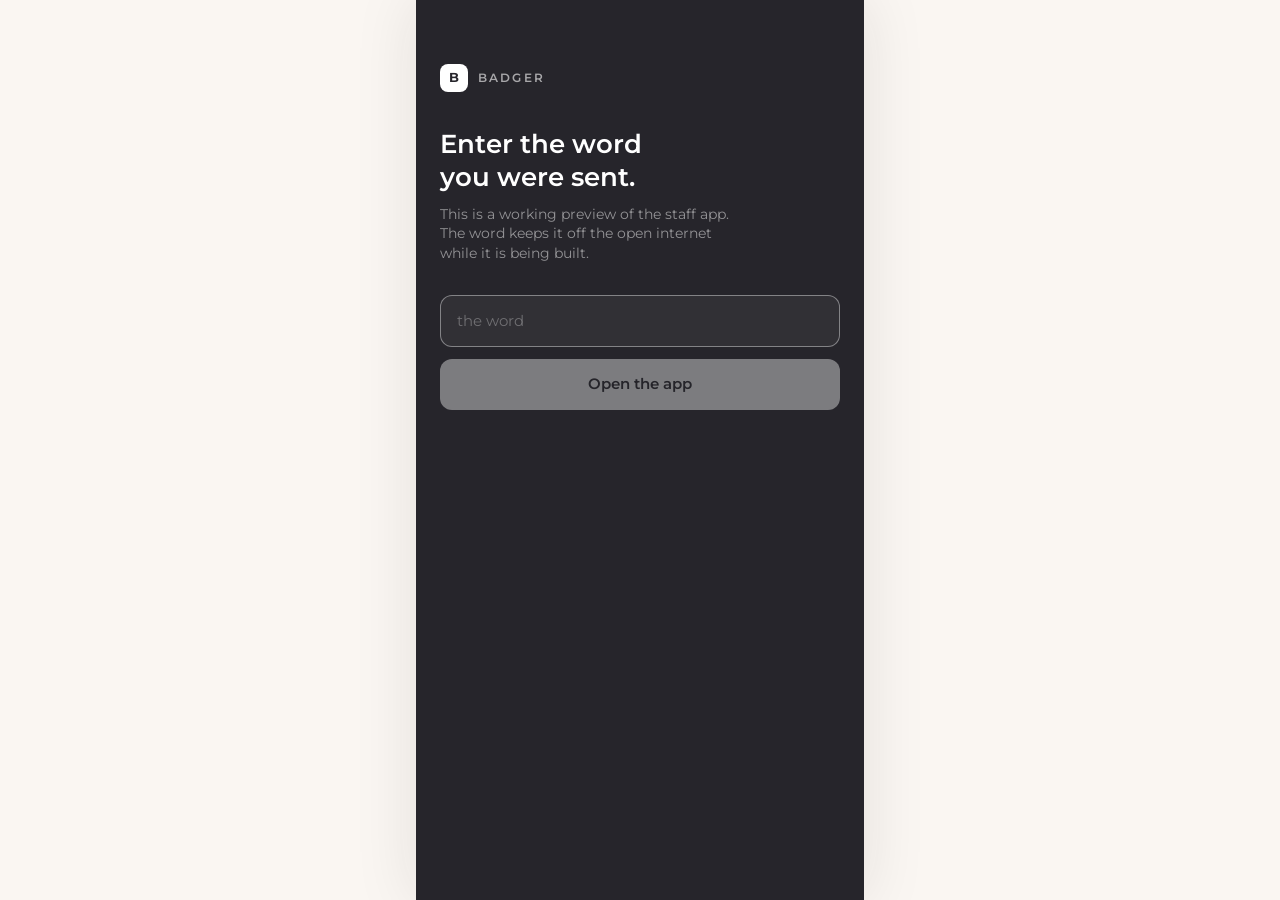
<file: index.html>
<!doctype html>
<html lang="en">
  <head>
    <meta charset="UTF-8" />
    <!-- The app holds the phone's size: no zoom, no sideways drift (Tarryn, 27/10/2026, src/lib/nozoom.ts). -->
    <meta name="viewport" content="width=device-width, initial-scale=1, maximum-scale=1, user-scalable=no, viewport-fit=cover" />
    <meta name="theme-color" content="#faf6f2" />
    <title>Badger</title>
    <!-- The tab icon, inline, so the browser never asks for a /favicon.ico that
         does not exist - which showed as an error on every first visit. 11/09/2026. -->
    <link rel="icon" href="data:image/svg+xml,%3Csvg xmlns='http://www.w3.org/2000/svg' viewBox='0 0 64 64'%3E%3Crect width='64' height='64' rx='14' fill='%231c1b22'/%3E%3Ctext x='32' y='45' font-family='Arial,Helvetica,sans-serif' font-size='38' font-weight='700' text-anchor='middle' fill='%23e8447f'%3EB%3C/text%3E%3C/svg%3E" />
    <!-- On a home screen (05/10/2026, Lindsay's iPads): the Wild Mongoo mark on pink and the name "Wild Mongoo" (Tarryn: "lindsay will want it to be wild mongoo and pink"). -->
    <link rel="apple-touch-icon" href="./apple-touch-icon.png" />
    <link rel="manifest" href="./manifest.webmanifest" />
    <meta name="apple-mobile-web-app-title" content="Wild Mongoo" />
    <link rel="preconnect" href="https://fonts.googleapis.com" />
    <link rel="preconnect" href="https://fonts.gstatic.com" crossorigin />
    <link href="https://fonts.googleapis.com/css2?family=Cinzel:wght@400&family=Montserrat:wght@400;500;600;700&display=swap" rel="stylesheet" />
    <script type="module" crossorigin src="./assets/index-D0P8WusO.js"></script>
    <link rel="stylesheet" crossorigin href="./assets/index-kiDqOu0e.css">
  </head>
  <body>
    <div id="root"></div>
  </body>
</html>
</file>
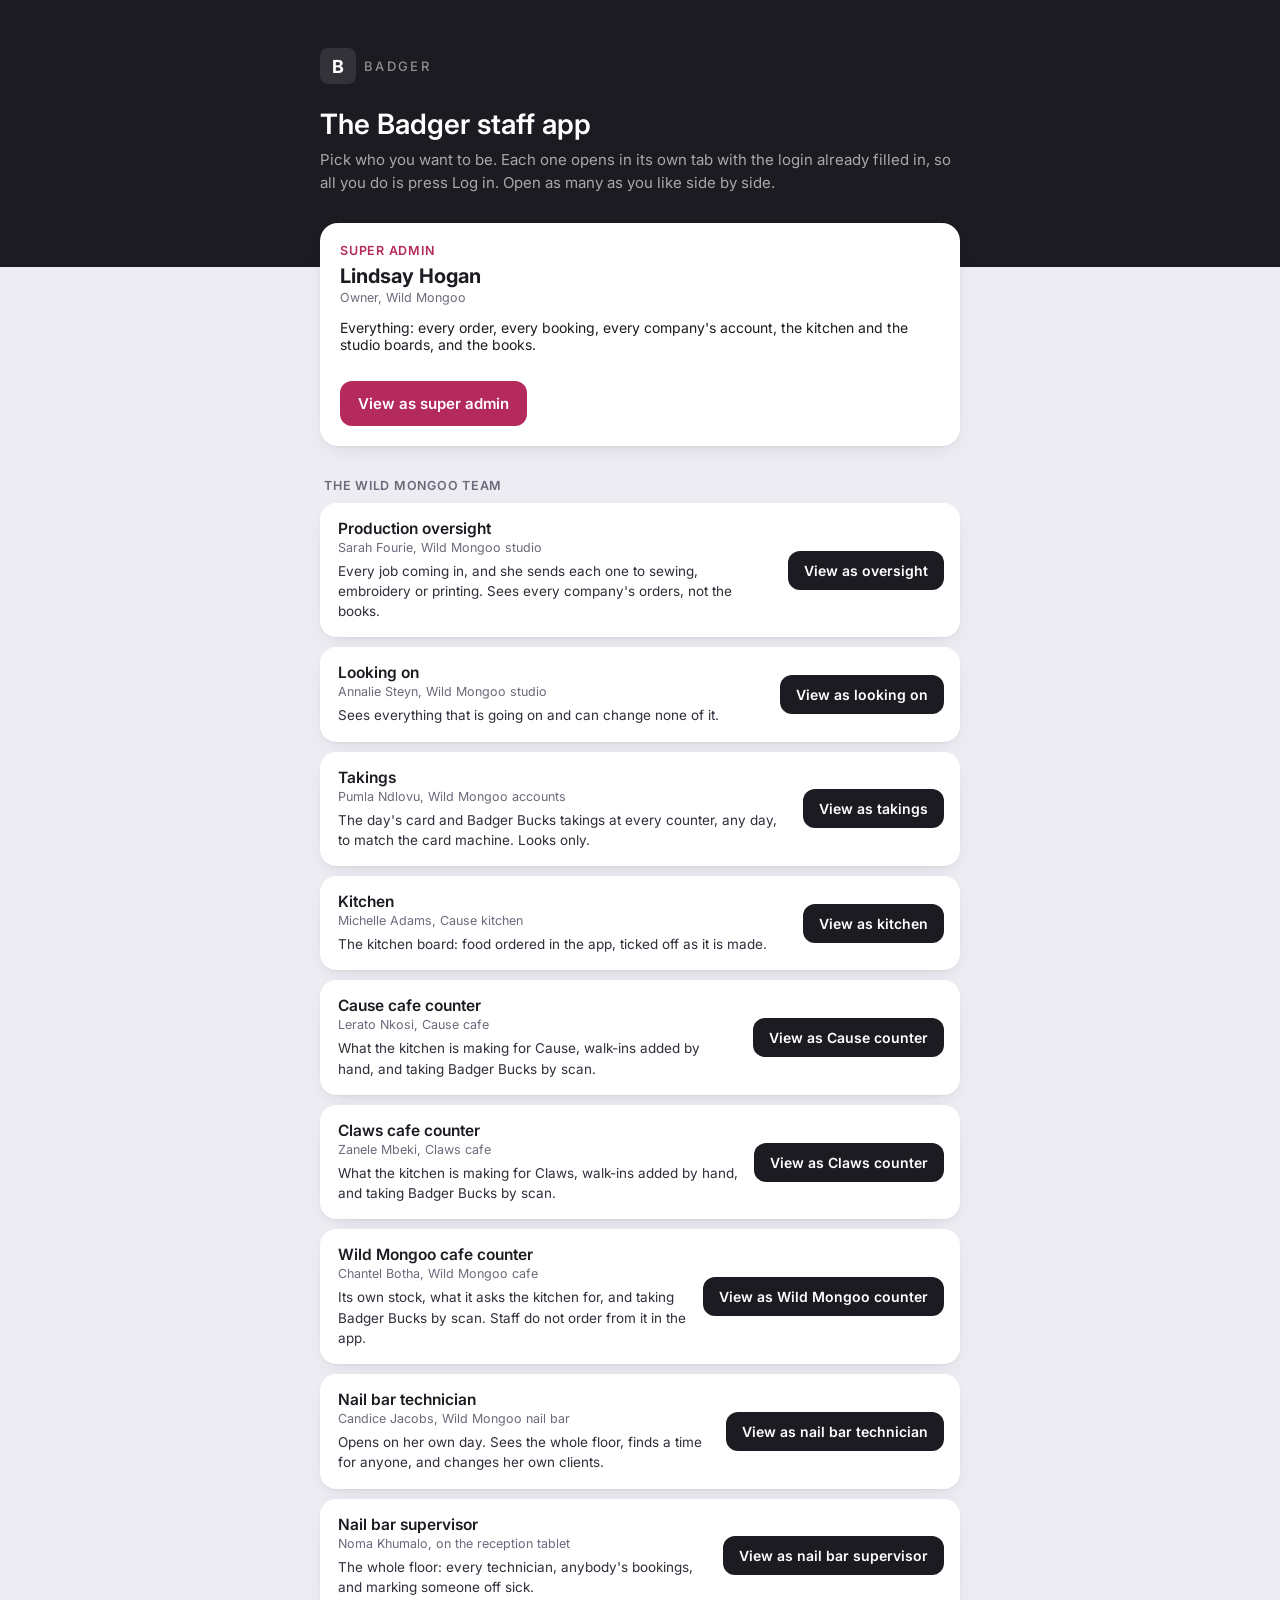
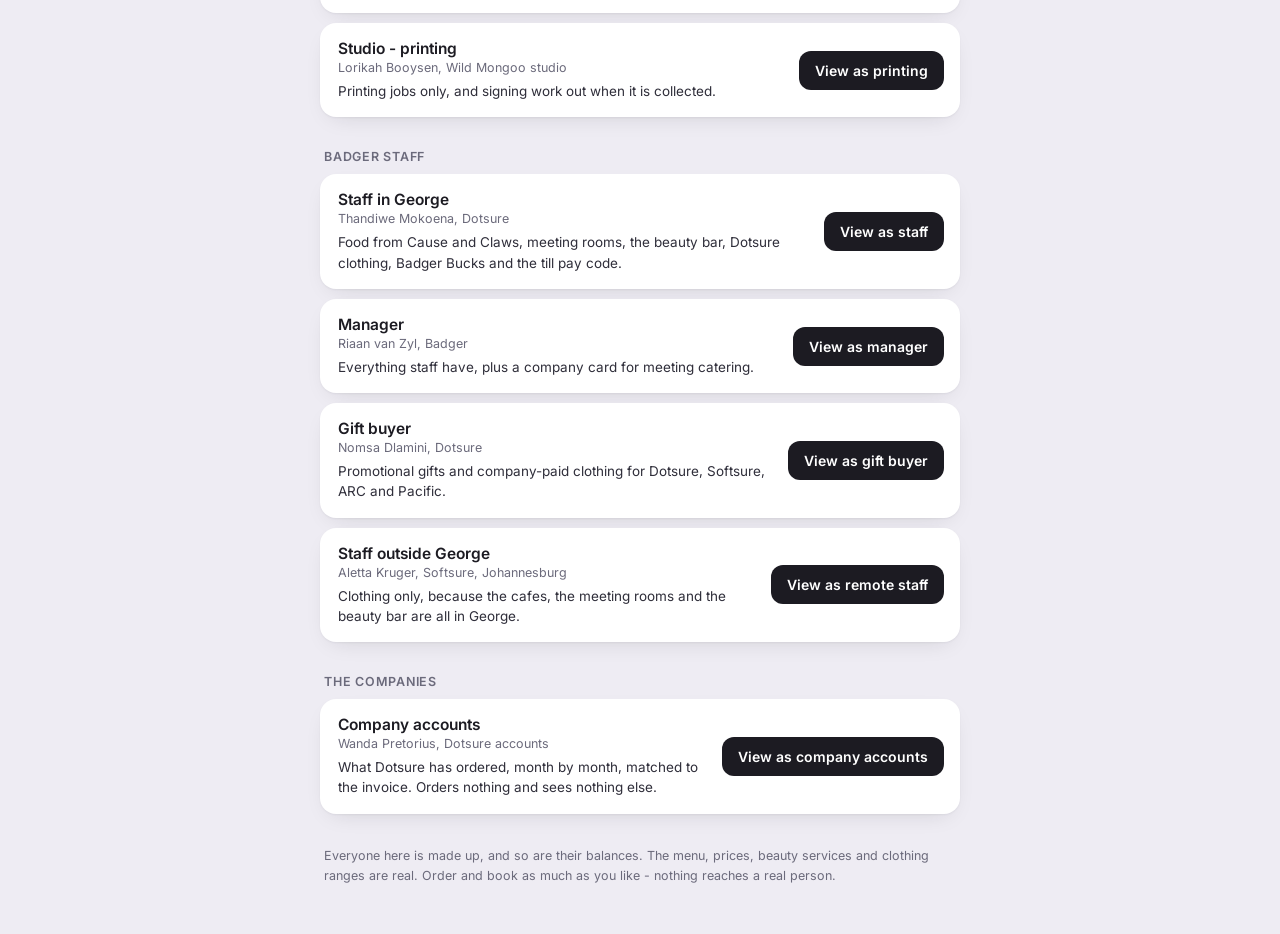
<file: demo.html>
<!doctype html>
<html lang="en">
<head>
<meta charset="UTF-8" />
<meta name="viewport" content="width=device-width, initial-scale=1, viewport-fit=cover" />
<meta name="theme-color" content="#1c1b22" />
<meta name="robots" content="noindex, nofollow" />
<title>Badger App Demo</title>
<link rel="preconnect" href="https://fonts.googleapis.com" />
<link rel="preconnect" href="https://fonts.gstatic.com" crossorigin />
<link href="https://fonts.googleapis.com/css2?family=Inter:wght@400;500;600;700&display=swap" rel="stylesheet" />
<!--
  The demo launcher. One button per kind of user, each opening the app in its
  own tab, signed in as a made-up person after a single tap on Log in.

  Tarryn, 10/09/2026: "a button that takes lindsay to login screen and she
  doesn't need to enter anything and can just push login ... must open in new
  page ... and so on for each role view."

  badger-8qb5ygqs is filled in by scripts/deploy-badger-app.sh from the
  workspace .env, so the passcode is never written into the source. Every email
  here must be a made-up person on badger.invalid, and every role must appear -
  test/demo.test.js fails if either stops being true.
-->
<style>
  :root {
    --ink: #1c1b22; --slate: #2f2e3a; --mid: #6b6a7b; --line: #e6e4ee;
    --wash: #f6f5fa; --accent: #e8447f; --accent-ink: #b52a5d; --gold: #c9a24a;
  }
  * { box-sizing: border-box; }
  html, body { margin: 0; }
  body {
    font-family: Inter, system-ui, -apple-system, 'Segoe UI', sans-serif;
    background: #eeecf3; color: var(--ink); -webkit-font-smoothing: antialiased;
  }
  .top { background: var(--ink); color: #fff; padding: 48px 20px 72px; }
  .wrap { max-width: 640px; margin: 0 auto; }
  .brand { display: flex; align-items: center; gap: 8px; }
  .mark {
    width: 36px; height: 36px; border-radius: 8px; background: rgba(255,255,255,.1);
    display: flex; align-items: center; justify-content: center; font-weight: 700; font-size: 18px;
  }
  .brand span { font-size: 13px; font-weight: 500; letter-spacing: .18em; text-transform: uppercase; color: rgba(255,255,255,.5); }
  h1 { font-size: 28px; line-height: 1.15; font-weight: 600; margin: 24px 0 8px; }
  .lede { font-size: 15px; line-height: 1.55; color: rgba(255,255,255,.62); margin: 0; }
  main { padding: 0 20px 48px; margin-top: -44px; }
  .hero {
    background: #fff; border-radius: 18px; padding: 20px;
    box-shadow: 0 1px 2px rgba(28,27,34,.05), 0 8px 24px -12px rgba(28,27,34,.18);
  }
  .hero .who { font-size: 12.5px; font-weight: 600; text-transform: uppercase; letter-spacing: .06em; color: var(--accent-ink); }
  h2 {
    font-size: 12.5px; font-weight: 600; letter-spacing: .06em; text-transform: uppercase;
    color: var(--mid); margin: 32px 4px 10px;
  }
  .grid { display: grid; gap: 10px; }
  .card {
    background: #fff; border-radius: 16px; padding: 16px 16px 16px 18px;
    box-shadow: 0 1px 2px rgba(28,27,34,.05), 0 8px 24px -12px rgba(28,27,34,.18);
    display: flex; gap: 14px; align-items: center; justify-content: space-between; flex-wrap: wrap;
  }
  .card h3 { font-size: 15.5px; font-weight: 600; margin: 0; }
  .card .person { font-size: 12.5px; color: var(--mid); margin: 2px 0 6px; }
  .card p { font-size: 13.5px; line-height: 1.5; color: var(--slate); margin: 0; }
  .text { flex: 1 1 260px; min-width: 0; }
  a.go {
    flex: 0 0 auto; display: inline-flex; align-items: center; gap: 6px;
    background: var(--ink); color: #fff; text-decoration: none; font-size: 14px; font-weight: 600;
    padding: 11px 16px; border-radius: 12px; white-space: nowrap;
  }
  a.go:hover { background: var(--slate); }
  .hero a.go { background: var(--accent-ink); font-size: 15px; padding: 13px 18px; margin-top: 14px; }
  .hero a.go:hover { background: var(--accent); }
  .hero h3 { font-size: 20px; margin: 6px 0 2px; }
  .hero p { font-size: 14px; }
  .note { font-size: 12.5px; line-height: 1.6; color: var(--mid); margin: 32px 4px 0; }
  @media (max-width: 460px) {
    a.go { width: 100%; justify-content: center; }
  }
</style>
</head>
<body>

<header class="top">
  <div class="wrap">
    <div class="brand"><div class="mark">B</div><span>Badger</span></div>
    <h1>The Badger staff app</h1>
    <p class="lede">Pick who you want to be. Each one opens in its own tab with the login already filled in, so all you do is press Log in. Open as many as you like side by side.</p>
  </div>
</header>

<main>
  <div class="wrap">

    <section class="hero">
      <div class="who">Super admin</div>
      <h3>Lindsay Hogan</h3>
      <p class="person" style="font-size:12.5px;color:#6b6a7b;margin:0 0 8px">Owner, Wild Mongoo</p>
      <p>Everything: every order, every booking, every company's account, the kitchen and the studio boards, and the books.</p>
      <a class="go" target="_blank" rel="noopener" href="./?pass=badger-8qb5ygqs&as=lindsay.hogan@badger.invalid#/">View as super admin</a>
    </section>

    <h2>The Wild Mongoo team</h2>
    <div class="grid">
      <div class="card">
        <div class="text">
          <h3>Production oversight</h3>
          <div class="person">Sarah Fourie, Wild Mongoo studio</div>
          <p>Every job coming in, and she sends each one to sewing, embroidery or printing. Sees every company's orders, not the books.</p>
        </div>
        <a class="go" target="_blank" rel="noopener" href="./?pass=badger-8qb5ygqs&as=sarah.fourie@badger.invalid#/">View as oversight</a>
      </div>
      <div class="card">
        <div class="text">
          <h3>Looking on</h3>
          <div class="person">Annalie Steyn, Wild Mongoo studio</div>
          <p>Sees everything that is going on and can change none of it.</p>
        </div>
        <a class="go" target="_blank" rel="noopener" href="./?pass=badger-8qb5ygqs&as=annalie.steyn@badger.invalid#/">View as looking on</a>
      </div>
      <div class="card">
        <div class="text">
          <h3>Takings</h3>
          <div class="person">Pumla Ndlovu, Wild Mongoo accounts</div>
          <p>The day's card and Badger Bucks takings at every counter, any day, to match the card machine. Looks only.</p>
        </div>
        <a class="go" target="_blank" rel="noopener" href="./?pass=badger-8qb5ygqs&as=pumla.ndlovu@badger.invalid#/takings">View as takings</a>
      </div>
      <div class="card">
        <div class="text">
          <h3>Kitchen</h3>
          <div class="person">Michelle Adams, Cause kitchen</div>
          <p>The kitchen board: food ordered in the app, ticked off as it is made.</p>
        </div>
        <a class="go" target="_blank" rel="noopener" href="./?pass=badger-8qb5ygqs&as=michelle.adams@badger.invalid#/">View as kitchen</a>
      </div>
      <div class="card">
        <div class="text">
          <h3>Cause cafe counter</h3>
          <div class="person">Lerato Nkosi, Cause cafe</div>
          <p>What the kitchen is making for Cause, walk-ins added by hand, and taking Badger Bucks by scan.</p>
        </div>
        <a class="go" target="_blank" rel="noopener" href="./?pass=badger-8qb5ygqs&as=lerato.nkosi@badger.invalid#/">View as Cause counter</a>
      </div>
      <div class="card">
        <div class="text">
          <h3>Claws cafe counter</h3>
          <div class="person">Zanele Mbeki, Claws cafe</div>
          <p>What the kitchen is making for Claws, walk-ins added by hand, and taking Badger Bucks by scan.</p>
        </div>
        <a class="go" target="_blank" rel="noopener" href="./?pass=badger-8qb5ygqs&as=zanele.mbeki@badger.invalid#/">View as Claws counter</a>
      </div>
      <div class="card">
        <div class="text">
          <h3>Wild Mongoo cafe counter</h3>
          <div class="person">Chantel Botha, Wild Mongoo cafe</div>
          <p>Its own stock, what it asks the kitchen for, and taking Badger Bucks by scan. Staff do not order from it in the app.</p>
        </div>
        <a class="go" target="_blank" rel="noopener" href="./?pass=badger-8qb5ygqs&as=chantel.botha@badger.invalid#/">View as Wild Mongoo counter</a>
      </div>
      <div class="card">
        <div class="text">
          <h3>Nail bar technician</h3>
          <div class="person">Candice Jacobs, Wild Mongoo nail bar</div>
          <p>Opens on her own day. Sees the whole floor, finds a time for anyone, and changes her own clients.</p>
        </div>
        <a class="go" target="_blank" rel="noopener" href="./?pass=badger-8qb5ygqs&as=candice.jacobs@badger.invalid#/salon">View as nail bar technician</a>
      </div>
      <div class="card">
        <div class="text">
          <h3>Nail bar supervisor</h3>
          <div class="person">Noma Khumalo, on the reception tablet</div>
          <p>The whole floor: every technician, anybody's bookings, and marking someone off sick.</p>
        </div>
        <a class="go" target="_blank" rel="noopener" href="./?pass=badger-8qb5ygqs&as=noma.khumalo@badger.invalid#/salon">View as nail bar supervisor</a>
      </div>
      <div class="card">
        <div class="text">
          <h3>Studio - printing</h3>
          <div class="person">Lorikah Booysen, Wild Mongoo studio</div>
          <p>Printing jobs only, and signing work out when it is collected.</p>
        </div>
        <a class="go" target="_blank" rel="noopener" href="./?pass=badger-8qb5ygqs&as=lorikah.booysen@badger.invalid#/">View as printing</a>
      </div>
    </div>

    <h2>Badger staff</h2>
    <div class="grid">
      <div class="card">
        <div class="text">
          <h3>Staff in George</h3>
          <div class="person">Thandiwe Mokoena, Dotsure</div>
          <p>Food from Cause and Claws, meeting rooms, the beauty bar, Dotsure clothing, Badger Bucks and the till pay code.</p>
        </div>
        <a class="go" target="_blank" rel="noopener" href="./?pass=badger-8qb5ygqs&as=thandiwe.mokoena@badger.invalid#/">View as staff</a>
      </div>
      <div class="card">
        <div class="text">
          <h3>Manager</h3>
          <div class="person">Riaan van Zyl, Badger</div>
          <p>Everything staff have, plus a company card for meeting catering.</p>
        </div>
        <a class="go" target="_blank" rel="noopener" href="./?pass=badger-8qb5ygqs&as=riaan.vanzyl@badger.invalid#/">View as manager</a>
      </div>
      <div class="card">
        <div class="text">
          <h3>Gift buyer</h3>
          <div class="person">Nomsa Dlamini, Dotsure</div>
          <p>Promotional gifts and company-paid clothing for Dotsure, Softsure, ARC and Pacific.</p>
        </div>
        <a class="go" target="_blank" rel="noopener" href="./?pass=badger-8qb5ygqs&as=nomsa.dlamini@badger.invalid#/">View as gift buyer</a>
      </div>
      <div class="card">
        <div class="text">
          <h3>Staff outside George</h3>
          <div class="person">Aletta Kruger, Softsure, Johannesburg</div>
          <p>Clothing only, because the cafes, the meeting rooms and the beauty bar are all in George.</p>
        </div>
        <a class="go" target="_blank" rel="noopener" href="./?pass=badger-8qb5ygqs&as=aletta.kruger@badger.invalid#/">View as remote staff</a>
      </div>
    </div>

    <h2>The companies</h2>
    <div class="grid">
      <div class="card">
        <div class="text">
          <h3>Company accounts</h3>
          <div class="person">Wanda Pretorius, Dotsure accounts</div>
          <p>What Dotsure has ordered, month by month, matched to the invoice. Orders nothing and sees nothing else.</p>
        </div>
        <a class="go" target="_blank" rel="noopener" href="./?pass=badger-8qb5ygqs&as=wanda.pretorius@badger.invalid#/">View as company accounts</a>
      </div>
    </div>

    <p class="note">Everyone here is made up, and so are their balances. The menu, prices, beauty services and clothing ranges are real. Order and book as much as you like - nothing reaches a real person.</p>
  </div>
</main>

</body>
</html>
</file>
<file: assets/index-kiDqOu0e.css>
*,:before,:after{--tw-border-spacing-x: 0;--tw-border-spacing-y: 0;--tw-translate-x: 0;--tw-translate-y: 0;--tw-rotate: 0;--tw-skew-x: 0;--tw-skew-y: 0;--tw-scale-x: 1;--tw-scale-y: 1;--tw-pan-x: ;--tw-pan-y: ;--tw-pinch-zoom: ;--tw-scroll-snap-strictness: proximity;--tw-gradient-from-position: ;--tw-gradient-via-position: ;--tw-gradient-to-position: ;--tw-ordinal: ;--tw-slashed-zero: ;--tw-numeric-figure: ;--tw-numeric-spacing: ;--tw-numeric-fraction: ;--tw-ring-inset: ;--tw-ring-offset-width: 0px;--tw-ring-offset-color: #fff;--tw-ring-color: rgb(59 130 246 / .5);--tw-ring-offset-shadow: 0 0 #0000;--tw-ring-shadow: 0 0 #0000;--tw-shadow: 0 0 #0000;--tw-shadow-colored: 0 0 #0000;--tw-blur: ;--tw-brightness: ;--tw-contrast: ;--tw-grayscale: ;--tw-hue-rotate: ;--tw-invert: ;--tw-saturate: ;--tw-sepia: ;--tw-drop-shadow: ;--tw-backdrop-blur: ;--tw-backdrop-brightness: ;--tw-backdrop-contrast: ;--tw-backdrop-grayscale: ;--tw-backdrop-hue-rotate: ;--tw-backdrop-invert: ;--tw-backdrop-opacity: ;--tw-backdrop-saturate: ;--tw-backdrop-sepia: ;--tw-contain-size: ;--tw-contain-layout: ;--tw-contain-paint: ;--tw-contain-style: }::backdrop{--tw-border-spacing-x: 0;--tw-border-spacing-y: 0;--tw-translate-x: 0;--tw-translate-y: 0;--tw-rotate: 0;--tw-skew-x: 0;--tw-skew-y: 0;--tw-scale-x: 1;--tw-scale-y: 1;--tw-pan-x: ;--tw-pan-y: ;--tw-pinch-zoom: ;--tw-scroll-snap-strictness: proximity;--tw-gradient-from-position: ;--tw-gradient-via-position: ;--tw-gradient-to-position: ;--tw-ordinal: ;--tw-slashed-zero: ;--tw-numeric-figure: ;--tw-numeric-spacing: ;--tw-numeric-fraction: ;--tw-ring-inset: ;--tw-ring-offset-width: 0px;--tw-ring-offset-color: #fff;--tw-ring-color: rgb(59 130 246 / .5);--tw-ring-offset-shadow: 0 0 #0000;--tw-ring-shadow: 0 0 #0000;--tw-shadow: 0 0 #0000;--tw-shadow-colored: 0 0 #0000;--tw-blur: ;--tw-brightness: ;--tw-contrast: ;--tw-grayscale: ;--tw-hue-rotate: ;--tw-invert: ;--tw-saturate: ;--tw-sepia: ;--tw-drop-shadow: ;--tw-backdrop-blur: ;--tw-backdrop-brightness: ;--tw-backdrop-contrast: ;--tw-backdrop-grayscale: ;--tw-backdrop-hue-rotate: ;--tw-backdrop-invert: ;--tw-backdrop-opacity: ;--tw-backdrop-saturate: ;--tw-backdrop-sepia: ;--tw-contain-size: ;--tw-contain-layout: ;--tw-contain-paint: ;--tw-contain-style: }*,:before,:after{box-sizing:border-box;border-width:0;border-style:solid;border-color:#e5e7eb}:before,:after{--tw-content: ""}html,:host{line-height:1.5;-webkit-text-size-adjust:100%;-moz-tab-size:4;-o-tab-size:4;tab-size:4;font-family:Montserrat,system-ui,-apple-system,Segoe UI,sans-serif;font-feature-settings:normal;font-variation-settings:normal;-webkit-tap-highlight-color:transparent}body{margin:0;line-height:inherit}hr{height:0;color:inherit;border-top-width:1px}abbr:where([title]){-webkit-text-decoration:underline dotted;text-decoration:underline dotted}h1,h2,h3,h4,h5,h6{font-size:inherit;font-weight:inherit}a{color:inherit;text-decoration:inherit}b,strong{font-weight:bolder}code,kbd,samp,pre{font-family:ui-monospace,SFMono-Regular,Menlo,Monaco,Consolas,Liberation Mono,Courier New,monospace;font-feature-settings:normal;font-variation-settings:normal;font-size:1em}small{font-size:80%}sub,sup{font-size:75%;line-height:0;position:relative;vertical-align:baseline}sub{bottom:-.25em}sup{top:-.5em}table{text-indent:0;border-color:inherit;border-collapse:collapse}button,input,optgroup,select,textarea{font-family:inherit;font-feature-settings:inherit;font-variation-settings:inherit;font-size:100%;font-weight:inherit;line-height:inherit;letter-spacing:inherit;color:inherit;margin:0;padding:0}button,select{text-transform:none}button,input:where([type=button]),input:where([type=reset]),input:where([type=submit]){-webkit-appearance:button;background-color:transparent;background-image:none}:-moz-focusring{outline:auto}:-moz-ui-invalid{box-shadow:none}progress{vertical-align:baseline}::-webkit-inner-spin-button,::-webkit-outer-spin-button{height:auto}[type=search]{-webkit-appearance:textfield;outline-offset:-2px}::-webkit-search-decoration{-webkit-appearance:none}::-webkit-file-upload-button{-webkit-appearance:button;font:inherit}summary{display:list-item}blockquote,dl,dd,h1,h2,h3,h4,h5,h6,hr,figure,p,pre{margin:0}fieldset{margin:0;padding:0}legend{padding:0}ol,ul,menu{list-style:none;margin:0;padding:0}dialog{padding:0}textarea{resize:vertical}input::-moz-placeholder,textarea::-moz-placeholder{opacity:1;color:#9ca3af}input::placeholder,textarea::placeholder{opacity:1;color:#9ca3af}button,[role=button]{cursor:pointer}:disabled{cursor:default}img,svg,video,canvas,audio,iframe,embed,object{display:block;vertical-align:middle}img,video{max-width:100%;height:auto}[hidden]:where(:not([hidden=until-found])){display:none}.sr-only{position:absolute;width:1px;height:1px;padding:0;margin:-1px;overflow:hidden;clip:rect(0,0,0,0);white-space:nowrap;border-width:0}.pointer-events-none{pointer-events:none}.pointer-events-auto{pointer-events:auto}.visible{visibility:visible}.static{position:static}.fixed{position:fixed}.absolute{position:absolute}.relative{position:relative}.sticky{position:sticky}.inset-0{top:0;right:0;bottom:0;left:0}.inset-\[14\%\]{top:14%;right:14%;bottom:14%;left:14%}.inset-x-0{left:0;right:0}.inset-x-4{left:1rem;right:1rem}.inset-x-5{left:1.25rem;right:1.25rem}.inset-x-\[3px\]{left:3px;right:3px}.inset-y-0{top:0;bottom:0}.bottom-0{bottom:0}.bottom-3{bottom:.75rem}.bottom-4{bottom:1rem}.bottom-6{bottom:1.5rem}.left-0\.5{left:.125rem}.left-2\.5{left:.625rem}.left-3{left:.75rem}.left-4{left:1rem}.left-5{left:1.25rem}.right-0{right:0}.right-1\.5{right:.375rem}.right-3{right:.75rem}.top-0{top:0}.top-2\.5{top:.625rem}.top-3{top:.75rem}.top-5{top:1.25rem}.top-\[200px\]{top:200px}.z-10{z-index:10}.z-20{z-index:20}.z-30{z-index:30}.z-40{z-index:40}.col-span-4{grid-column:span 4 / span 4}.-mx-5{margin-left:-1.25rem;margin-right:-1.25rem}.-mx-\[3px\]{margin-left:-3px;margin-right:-3px}.mx-auto{margin-left:auto;margin-right:auto}.-ml-0\.5{margin-left:-.125rem}.-ml-2{margin-left:-.5rem}.-mt-1{margin-top:-.25rem}.-mt-10{margin-top:-2.5rem}.-mt-9{margin-top:-2.25rem}.mb-1{margin-bottom:.25rem}.mb-2{margin-bottom:.5rem}.mb-2\.5{margin-bottom:.625rem}.mb-3{margin-bottom:.75rem}.mb-4{margin-bottom:1rem}.mb-6{margin-bottom:1.5rem}.mb-7{margin-bottom:1.75rem}.ml-1{margin-left:.25rem}.ml-1\.5{margin-left:.375rem}.ml-11{margin-left:2.75rem}.ml-2{margin-left:.5rem}.ml-\[92px\]{margin-left:92px}.ml-auto{margin-left:auto}.mr-1\.5{margin-right:.375rem}.mr-2{margin-right:.5rem}.mt-0\.5{margin-top:.125rem}.mt-1{margin-top:.25rem}.mt-1\.5{margin-top:.375rem}.mt-2{margin-top:.5rem}.mt-2\.5{margin-top:.625rem}.mt-3{margin-top:.75rem}.mt-4{margin-top:1rem}.mt-5{margin-top:1.25rem}.mt-6{margin-top:1.5rem}.mt-7{margin-top:1.75rem}.mt-8{margin-top:2rem}.mt-9{margin-top:2.25rem}.mt-\[3px\]{margin-top:3px}.mt-auto{margin-top:auto}.line-clamp-2{overflow:hidden;display:-webkit-box;-webkit-box-orient:vertical;-webkit-line-clamp:2}.block{display:block}.inline-block{display:inline-block}.inline{display:inline}.flex{display:flex}.inline-flex{display:inline-flex}.table{display:table}.grid{display:grid}.contents{display:contents}.hidden{display:none}.aspect-\[16\/5\]{aspect-ratio:16/5}.aspect-\[16\/7\]{aspect-ratio:16/7}.aspect-\[16\/9\]{aspect-ratio:16/9}.aspect-\[3\/4\]{aspect-ratio:3/4}.aspect-\[4\/3\]{aspect-ratio:4/3}.aspect-square{aspect-ratio:1 / 1}.h-1{height:.25rem}.h-1\.5{height:.375rem}.h-10{height:2.5rem}.h-11{height:2.75rem}.h-12{height:3rem}.h-14{height:3.5rem}.h-16{height:4rem}.h-2{height:.5rem}.h-2\.5{height:.625rem}.h-20{height:5rem}.h-24{height:6rem}.h-28{height:7rem}.h-3{height:.75rem}.h-3\.5{height:.875rem}.h-4{height:1rem}.h-5{height:1.25rem}.h-56{height:14rem}.h-7{height:1.75rem}.h-8{height:2rem}.h-9{height:2.25rem}.h-\[18px\]{height:18px}.h-\[2px\]{height:2px}.h-\[36vh\]{height:36vh}.h-\[72px\]{height:72px}.h-\[76px\]{height:76px}.h-auto{height:auto}.h-full{height:100%}.h-screen{height:100vh}.max-h-72{max-height:18rem}.max-h-\[100dvh\]{max-height:100dvh}.max-h-\[90vh\]{max-height:90vh}.min-h-0{min-height:0px}.min-h-\[20px\]{min-height:20px}.min-h-\[240px\]{min-height:240px}.min-h-\[40px\]{min-height:40px}.min-h-\[44px\]{min-height:44px}.min-h-\[48px\]{min-height:48px}.min-h-\[56px\]{min-height:56px}.min-h-\[64px\]{min-height:64px}.min-h-full{min-height:100%}.w-1{width:.25rem}.w-1\.5{width:.375rem}.w-10{width:2.5rem}.w-11{width:2.75rem}.w-12{width:3rem}.w-14{width:3.5rem}.w-16{width:4rem}.w-2{width:.5rem}.w-2\.5{width:.625rem}.w-20{width:5rem}.w-24{width:6rem}.w-28{width:7rem}.w-4{width:1rem}.w-5{width:1.25rem}.w-6{width:1.5rem}.w-7{width:1.75rem}.w-9{width:2.25rem}.w-\[104px\]{width:104px}.w-\[18px\]{width:18px}.w-\[62px\]{width:62px}.w-\[72px\]{width:72px}.w-\[76px\]{width:76px}.w-\[84px\]{width:84px}.w-\[96px\]{width:96px}.w-auto{width:auto}.w-full{width:100%}.min-w-0{min-width:0px}.min-w-\[112px\]{min-width:112px}.min-w-\[124px\]{min-width:124px}.min-w-\[12rem\]{min-width:12rem}.min-w-\[44px\]{min-width:44px}.min-w-\[64px\]{min-width:64px}.min-w-\[96px\]{min-width:96px}.max-w-2xl{max-width:42rem}.max-w-3xl{max-width:48rem}.max-w-5xl{max-width:64rem}.max-w-6xl{max-width:72rem}.max-w-\[330px\]{max-width:330px}.max-w-\[34ch\]{max-width:34ch}.max-w-\[360px\]{max-width:360px}.max-w-md{max-width:28rem}.max-w-xl{max-width:36rem}.flex-1{flex:1 1 0%}.flex-\[2\]{flex:2}.shrink-0{flex-shrink:0}.basis-full{flex-basis:100%}.-translate-x-1\/2{--tw-translate-x: -50%;transform:translate(var(--tw-translate-x),var(--tw-translate-y)) rotate(var(--tw-rotate)) skew(var(--tw-skew-x)) skewY(var(--tw-skew-y)) scaleX(var(--tw-scale-x)) scaleY(var(--tw-scale-y))}.-translate-y-1\/2{--tw-translate-y: -50%;transform:translate(var(--tw-translate-x),var(--tw-translate-y)) rotate(var(--tw-rotate)) skew(var(--tw-skew-x)) skewY(var(--tw-skew-y)) scaleX(var(--tw-scale-x)) scaleY(var(--tw-scale-y))}.-rotate-2{--tw-rotate: -2deg;transform:translate(var(--tw-translate-x),var(--tw-translate-y)) rotate(var(--tw-rotate)) skew(var(--tw-skew-x)) skewY(var(--tw-skew-y)) scaleX(var(--tw-scale-x)) scaleY(var(--tw-scale-y))}.rotate-180{--tw-rotate: 180deg;transform:translate(var(--tw-translate-x),var(--tw-translate-y)) rotate(var(--tw-rotate)) skew(var(--tw-skew-x)) skewY(var(--tw-skew-y)) scaleX(var(--tw-scale-x)) scaleY(var(--tw-scale-y))}.scale-125{--tw-scale-x: 1.25;--tw-scale-y: 1.25;transform:translate(var(--tw-translate-x),var(--tw-translate-y)) rotate(var(--tw-rotate)) skew(var(--tw-skew-x)) skewY(var(--tw-skew-y)) scaleX(var(--tw-scale-x)) scaleY(var(--tw-scale-y))}@keyframes pulse{50%{opacity:.5}}.animate-pulse{animation:pulse 2s cubic-bezier(.4,0,.6,1) infinite}.cursor-default{cursor:default}.cursor-pointer{cursor:pointer}.select-all{-webkit-user-select:all;-moz-user-select:all;user-select:all}.resize{resize:both}.scroll-mt-28{scroll-margin-top:7rem}.grid-cols-1{grid-template-columns:repeat(1,minmax(0,1fr))}.grid-cols-2{grid-template-columns:repeat(2,minmax(0,1fr))}.grid-cols-3{grid-template-columns:repeat(3,minmax(0,1fr))}.grid-cols-4{grid-template-columns:repeat(4,minmax(0,1fr))}.grid-cols-7{grid-template-columns:repeat(7,minmax(0,1fr))}.grid-cols-\[minmax\(92px\,1\.1fr\)_repeat\(5\,minmax\(0\,1fr\)\)_minmax\(48px\,\.5fr\)\]{grid-template-columns:minmax(92px,1.1fr) repeat(5,minmax(0,1fr)) minmax(48px,.5fr)}.flex-col{flex-direction:column}.flex-wrap{flex-wrap:wrap}.items-start{align-items:flex-start}.items-end{align-items:flex-end}.items-center{align-items:center}.items-baseline{align-items:baseline}.items-stretch{align-items:stretch}.justify-center{justify-content:center}.justify-between{justify-content:space-between}.gap-1{gap:.25rem}.gap-1\.5{gap:.375rem}.gap-2{gap:.5rem}.gap-2\.5{gap:.625rem}.gap-3{gap:.75rem}.gap-3\.5{gap:.875rem}.gap-4{gap:1rem}.gap-x-2{-moz-column-gap:.5rem;column-gap:.5rem}.gap-x-4{-moz-column-gap:1rem;column-gap:1rem}.gap-y-1{row-gap:.25rem}.gap-y-1\.5{row-gap:.375rem}.space-y-0\.5>:not([hidden])~:not([hidden]){--tw-space-y-reverse: 0;margin-top:calc(.125rem * calc(1 - var(--tw-space-y-reverse)));margin-bottom:calc(.125rem * var(--tw-space-y-reverse))}.space-y-1>:not([hidden])~:not([hidden]){--tw-space-y-reverse: 0;margin-top:calc(.25rem * calc(1 - var(--tw-space-y-reverse)));margin-bottom:calc(.25rem * var(--tw-space-y-reverse))}.space-y-1\.5>:not([hidden])~:not([hidden]){--tw-space-y-reverse: 0;margin-top:calc(.375rem * calc(1 - var(--tw-space-y-reverse)));margin-bottom:calc(.375rem * var(--tw-space-y-reverse))}.space-y-2>:not([hidden])~:not([hidden]){--tw-space-y-reverse: 0;margin-top:calc(.5rem * calc(1 - var(--tw-space-y-reverse)));margin-bottom:calc(.5rem * var(--tw-space-y-reverse))}.space-y-2\.5>:not([hidden])~:not([hidden]){--tw-space-y-reverse: 0;margin-top:calc(.625rem * calc(1 - var(--tw-space-y-reverse)));margin-bottom:calc(.625rem * var(--tw-space-y-reverse))}.space-y-3>:not([hidden])~:not([hidden]){--tw-space-y-reverse: 0;margin-top:calc(.75rem * calc(1 - var(--tw-space-y-reverse)));margin-bottom:calc(.75rem * var(--tw-space-y-reverse))}.space-y-4>:not([hidden])~:not([hidden]){--tw-space-y-reverse: 0;margin-top:calc(1rem * calc(1 - var(--tw-space-y-reverse)));margin-bottom:calc(1rem * var(--tw-space-y-reverse))}.space-y-5>:not([hidden])~:not([hidden]){--tw-space-y-reverse: 0;margin-top:calc(1.25rem * calc(1 - var(--tw-space-y-reverse)));margin-bottom:calc(1.25rem * var(--tw-space-y-reverse))}.space-y-6>:not([hidden])~:not([hidden]){--tw-space-y-reverse: 0;margin-top:calc(1.5rem * calc(1 - var(--tw-space-y-reverse)));margin-bottom:calc(1.5rem * var(--tw-space-y-reverse))}.divide-y>:not([hidden])~:not([hidden]){--tw-divide-y-reverse: 0;border-top-width:calc(1px * calc(1 - var(--tw-divide-y-reverse)));border-bottom-width:calc(1px * var(--tw-divide-y-reverse))}.divide-badger-line>:not([hidden])~:not([hidden]){--tw-divide-opacity: 1;border-color:rgb(233 225 216 / var(--tw-divide-opacity, 1))}.overflow-hidden{overflow:hidden}.overflow-x-auto{overflow-x:auto}.overflow-y-auto{overflow-y:auto}.overscroll-contain{overscroll-behavior:contain}.truncate{overflow:hidden;text-overflow:ellipsis;white-space:nowrap}.whitespace-nowrap{white-space:nowrap}.whitespace-pre-line{white-space:pre-line}.whitespace-pre-wrap{white-space:pre-wrap}.break-words{overflow-wrap:break-word}.rounded{border-radius:.25rem}.rounded-2xl{border-radius:1rem}.rounded-3xl{border-radius:1.5rem}.rounded-full{border-radius:9999px}.rounded-lg{border-radius:.5rem}.rounded-md{border-radius:.375rem}.rounded-xl{border-radius:.75rem}.rounded-b-3xl{border-bottom-right-radius:1.5rem;border-bottom-left-radius:1.5rem}.rounded-r-xl{border-top-right-radius:.75rem;border-bottom-right-radius:.75rem}.rounded-t-3xl{border-top-left-radius:1.5rem;border-top-right-radius:1.5rem}.border{border-width:1px}.border-2{border-width:2px}.border-\[3px\]{border-width:3px}.border-b{border-bottom-width:1px}.border-l{border-left-width:1px}.border-l-2{border-left-width:2px}.border-l-\[3px\]{border-left-width:3px}.border-r{border-right-width:1px}.border-t{border-top-width:1px}.border-t-2{border-top-width:2px}.border-dashed{border-style:dashed}.border-badger-accent\/30{border-color:#f153a64d}.border-badger-accent\/50{border-color:#f153a680}.border-badger-gold\/30{border-color:#b98a2e4d}.border-badger-gold\/40{border-color:#b98a2e66}.border-badger-gold\/60{border-color:#b98a2e99}.border-badger-good\/50{border-color:#2f8f6b80}.border-badger-ink{--tw-border-opacity: 1;border-color:rgb(38 37 43 / var(--tw-border-opacity, 1))}.border-badger-ink\/80{border-color:#26252bcc}.border-badger-line{--tw-border-opacity: 1;border-color:rgb(233 225 216 / var(--tw-border-opacity, 1))}.border-badger-line\/60{border-color:#e9e1d899}.border-badger-mid\/50{border-color:#6b655f80}.border-badger-mid\/60{border-color:#6b655f99}.border-badger-slate{--tw-border-opacity: 1;border-color:rgb(69 69 69 / var(--tw-border-opacity, 1))}.border-red-600{--tw-border-opacity: 1;border-color:rgb(220 38 38 / var(--tw-border-opacity, 1))}.border-white\/10{border-color:#ffffff1a}.border-white\/15{border-color:#ffffff26}.border-white\/20{border-color:#fff3}.border-white\/85{border-color:#ffffffd9}.border-l-badger-accent{--tw-border-opacity: 1;border-left-color:rgb(241 83 166 / var(--tw-border-opacity, 1))}.bg-\[\#dcefe5\]{--tw-bg-opacity: 1;background-color:rgb(220 239 229 / var(--tw-bg-opacity, 1))}.bg-\[\#fde8f3\]{--tw-bg-opacity: 1;background-color:rgb(253 232 243 / var(--tw-bg-opacity, 1))}.bg-badger-accent{--tw-bg-opacity: 1;background-color:rgb(241 83 166 / var(--tw-bg-opacity, 1))}.bg-badger-accent\/10{background-color:#f153a61a}.bg-badger-accent\/15{background-color:#f153a626}.bg-badger-accentInk{--tw-bg-opacity: 1;background-color:rgb(192 45 123 / var(--tw-bg-opacity, 1))}.bg-badger-gold{--tw-bg-opacity: 1;background-color:rgb(185 138 46 / var(--tw-bg-opacity, 1))}.bg-badger-gold\/10{background-color:#b98a2e1a}.bg-badger-gold\/15{background-color:#b98a2e26}.bg-badger-good{--tw-bg-opacity: 1;background-color:rgb(47 143 107 / var(--tw-bg-opacity, 1))}.bg-badger-good\/10{background-color:#2f8f6b1a}.bg-badger-good\/15{background-color:#2f8f6b26}.bg-badger-ink{--tw-bg-opacity: 1;background-color:rgb(38 37 43 / var(--tw-bg-opacity, 1))}.bg-badger-ink\/\[0\.04\]{background-color:#26252b0a}.bg-badger-line{--tw-bg-opacity: 1;background-color:rgb(233 225 216 / var(--tw-bg-opacity, 1))}.bg-badger-line\/70{background-color:#e9e1d8b3}.bg-badger-slate{--tw-bg-opacity: 1;background-color:rgb(69 69 69 / var(--tw-bg-opacity, 1))}.bg-badger-slate\/60{background-color:#45454599}.bg-badger-slate\/75{background-color:#454545bf}.bg-badger-wash{--tw-bg-opacity: 1;background-color:rgb(250 246 242 / var(--tw-bg-opacity, 1))}.bg-badger-wash\/90{background-color:#faf6f2e6}.bg-black\/40{background-color:#0006}.bg-transparent{background-color:transparent}.bg-white{--tw-bg-opacity: 1;background-color:rgb(255 255 255 / var(--tw-bg-opacity, 1))}.bg-white\/15{background-color:#ffffff26}.bg-white\/20{background-color:#fff3}.bg-white\/5{background-color:#ffffff0d}.bg-white\/50{background-color:#ffffff80}.bg-white\/60{background-color:#fff9}.bg-white\/70{background-color:#ffffffb3}.bg-white\/95{background-color:#fffffff2}.bg-gradient-to-b{background-image:linear-gradient(to bottom,var(--tw-gradient-stops))}.bg-gradient-to-t{background-image:linear-gradient(to top,var(--tw-gradient-stops))}.from-badger-ink\/70{--tw-gradient-from: rgb(38 37 43 / .7) var(--tw-gradient-from-position);--tw-gradient-to: rgb(38 37 43 / 0) var(--tw-gradient-to-position);--tw-gradient-stops: var(--tw-gradient-from), var(--tw-gradient-to)}.from-badger-ink\/75{--tw-gradient-from: rgb(38 37 43 / .75) var(--tw-gradient-from-position);--tw-gradient-to: rgb(38 37 43 / 0) var(--tw-gradient-to-position);--tw-gradient-stops: var(--tw-gradient-from), var(--tw-gradient-to)}.from-badger-ink\/90{--tw-gradient-from: rgb(38 37 43 / .9) var(--tw-gradient-from-position);--tw-gradient-to: rgb(38 37 43 / 0) var(--tw-gradient-to-position);--tw-gradient-stops: var(--tw-gradient-from), var(--tw-gradient-to)}.from-badger-wash{--tw-gradient-from: #faf6f2 var(--tw-gradient-from-position);--tw-gradient-to: rgb(250 246 242 / 0) var(--tw-gradient-to-position);--tw-gradient-stops: var(--tw-gradient-from), var(--tw-gradient-to)}.from-white{--tw-gradient-from: #fff var(--tw-gradient-from-position);--tw-gradient-to: rgb(255 255 255 / 0) var(--tw-gradient-to-position);--tw-gradient-stops: var(--tw-gradient-from), var(--tw-gradient-to)}.via-badger-ink\/10{--tw-gradient-to: rgb(38 37 43 / 0) var(--tw-gradient-to-position);--tw-gradient-stops: var(--tw-gradient-from), rgb(38 37 43 / .1) var(--tw-gradient-via-position), var(--tw-gradient-to)}.via-badger-ink\/20{--tw-gradient-to: rgb(38 37 43 / 0) var(--tw-gradient-to-position);--tw-gradient-stops: var(--tw-gradient-from), rgb(38 37 43 / .2) var(--tw-gradient-via-position), var(--tw-gradient-to)}.via-badger-ink\/50{--tw-gradient-to: rgb(38 37 43 / 0) var(--tw-gradient-to-position);--tw-gradient-stops: var(--tw-gradient-from), rgb(38 37 43 / .5) var(--tw-gradient-via-position), var(--tw-gradient-to)}.via-badger-wash\/10{--tw-gradient-to: rgb(250 246 242 / 0) var(--tw-gradient-to-position);--tw-gradient-stops: var(--tw-gradient-from), rgb(250 246 242 / .1) var(--tw-gradient-via-position), var(--tw-gradient-to)}.via-white\/90{--tw-gradient-to: rgb(255 255 255 / 0) var(--tw-gradient-to-position);--tw-gradient-stops: var(--tw-gradient-from), rgb(255 255 255 / .9) var(--tw-gradient-via-position), var(--tw-gradient-to)}.to-badger-ink\/10{--tw-gradient-to: rgb(38 37 43 / .1) var(--tw-gradient-to-position)}.to-badger-ink\/90{--tw-gradient-to: rgb(38 37 43 / .9) var(--tw-gradient-to-position)}.to-transparent{--tw-gradient-to: transparent var(--tw-gradient-to-position)}.to-white\/0{--tw-gradient-to: rgb(255 255 255 / 0) var(--tw-gradient-to-position)}.object-contain{-o-object-fit:contain;object-fit:contain}.object-cover{-o-object-fit:cover;object-fit:cover}.p-1{padding:.25rem}.p-2{padding:.5rem}.p-2\.5{padding:.625rem}.p-3{padding:.75rem}.p-3\.5{padding:.875rem}.p-4{padding:1rem}.p-5{padding:1.25rem}.p-6{padding:1.5rem}.p-7{padding:1.75rem}.p-8{padding:2rem}.px-0{padding-left:0;padding-right:0}.px-0\.5{padding-left:.125rem;padding-right:.125rem}.px-1{padding-left:.25rem;padding-right:.25rem}.px-1\.5{padding-left:.375rem;padding-right:.375rem}.px-2{padding-left:.5rem;padding-right:.5rem}.px-2\.5{padding-left:.625rem;padding-right:.625rem}.px-3{padding-left:.75rem;padding-right:.75rem}.px-3\.5{padding-left:.875rem;padding-right:.875rem}.px-4{padding-left:1rem;padding-right:1rem}.px-5{padding-left:1.25rem;padding-right:1.25rem}.px-6{padding-left:1.5rem;padding-right:1.5rem}.py-0\.5{padding-top:.125rem;padding-bottom:.125rem}.py-1{padding-top:.25rem;padding-bottom:.25rem}.py-1\.5{padding-top:.375rem;padding-bottom:.375rem}.py-10{padding-top:2.5rem;padding-bottom:2.5rem}.py-16{padding-top:4rem;padding-bottom:4rem}.py-2{padding-top:.5rem;padding-bottom:.5rem}.py-2\.5{padding-top:.625rem;padding-bottom:.625rem}.py-3{padding-top:.75rem;padding-bottom:.75rem}.py-3\.5{padding-top:.875rem;padding-bottom:.875rem}.py-4{padding-top:1rem;padding-bottom:1rem}.py-5{padding-top:1.25rem;padding-bottom:1.25rem}.py-6{padding-top:1.5rem;padding-bottom:1.5rem}.py-8{padding-top:2rem;padding-bottom:2rem}.py-px{padding-top:1px;padding-bottom:1px}.pb-0{padding-bottom:0}.pb-1{padding-bottom:.25rem}.pb-10{padding-bottom:2.5rem}.pb-12{padding-bottom:3rem}.pb-16{padding-bottom:4rem}.pb-2{padding-bottom:.5rem}.pb-24{padding-bottom:6rem}.pb-28{padding-bottom:7rem}.pb-3{padding-bottom:.75rem}.pb-4{padding-bottom:1rem}.pb-44{padding-bottom:11rem}.pb-8{padding-bottom:2rem}.pb-\[calc\(env\(safe-area-inset-bottom\)\+14px\)\]{padding-bottom:calc(env(safe-area-inset-bottom) + 14px)}.pb-\[calc\(env\(safe-area-inset-bottom\)\+8px\)\]{padding-bottom:calc(env(safe-area-inset-bottom) + 8px)}.pl-2{padding-left:.5rem}.pl-2\.5{padding-left:.625rem}.pl-3\.5{padding-left:.875rem}.pr-3{padding-right:.75rem}.pr-4{padding-right:1rem}.pr-\[72px\]{padding-right:72px}.pt-0\.5{padding-top:.125rem}.pt-1{padding-top:.25rem}.pt-16{padding-top:4rem}.pt-2{padding-top:.5rem}.pt-2\.5{padding-top:.625rem}.pt-3{padding-top:.75rem}.pt-4{padding-top:1rem}.pt-5{padding-top:1.25rem}.pt-7{padding-top:1.75rem}.text-left{text-align:left}.text-center{text-align:center}.text-right{text-align:right}.align-middle{vertical-align:middle}.font-display{font-family:Cinzel,Georgia,serif}.font-mono{font-family:ui-monospace,SFMono-Regular,Menlo,Monaco,Consolas,Liberation Mono,Courier New,monospace}.font-sans{font-family:Montserrat,system-ui,-apple-system,Segoe UI,sans-serif}.text-\[10\.5px\]{font-size:10.5px}.text-\[11\.5px\]{font-size:11.5px}.text-\[11px\]{font-size:11px}.text-\[12\.5px\]{font-size:12.5px}.text-\[12px\]{font-size:12px}.text-\[13\.5px\]{font-size:13.5px}.text-\[13px\]{font-size:13px}.text-\[14\.5px\]{font-size:14.5px}.text-\[14px\]{font-size:14px}.text-\[15\.5px\]{font-size:15.5px}.text-\[15px\]{font-size:15px}.text-\[16px\]{font-size:16px}.text-\[17px\]{font-size:17px}.text-\[18px\]{font-size:18px}.text-\[19px\]{font-size:19px}.text-\[20px\]{font-size:20px}.text-\[22px\]{font-size:22px}.text-\[24px\]{font-size:24px}.text-\[26px\]{font-size:26px}.text-\[28px\]{font-size:28px}.text-\[30px\]{font-size:30px}.text-\[32px\]{font-size:32px}.text-\[34px\]{font-size:34px}.text-\[38px\]{font-size:38px}.text-\[40px\]{font-size:40px}.text-\[42px\]{font-size:42px}.text-\[44px\]{font-size:44px}.text-base{font-size:1rem;line-height:1.5rem}.text-lg{font-size:1.125rem;line-height:1.75rem}.text-sm{font-size:.875rem;line-height:1.25rem}.text-xs{font-size:.75rem;line-height:1rem}.font-bold{font-weight:700}.font-medium{font-weight:500}.font-normal{font-weight:400}.font-semibold{font-weight:600}.uppercase{text-transform:uppercase}.capitalize{text-transform:capitalize}.normal-case{text-transform:none}.italic{font-style:italic}.tabular-nums{--tw-numeric-spacing: tabular-nums;font-variant-numeric:var(--tw-ordinal) var(--tw-slashed-zero) var(--tw-numeric-figure) var(--tw-numeric-spacing) var(--tw-numeric-fraction)}.leading-none{line-height:1}.leading-relaxed{line-height:1.625}.leading-snug{line-height:1.375}.leading-tight{line-height:1.25}.tracking-\[0\.08em\]{letter-spacing:.08em}.tracking-\[0\.12em\]{letter-spacing:.12em}.tracking-\[0\.14em\]{letter-spacing:.14em}.tracking-\[0\.16em\]{letter-spacing:.16em}.tracking-\[0\.18em\]{letter-spacing:.18em}.tracking-\[0\.3em\]{letter-spacing:.3em}.tracking-normal{letter-spacing:0em}.tracking-tight{letter-spacing:-.025em}.tracking-wide{letter-spacing:.025em}.tracking-widest{letter-spacing:.1em}.text-badger-accentInk{--tw-text-opacity: 1;color:rgb(192 45 123 / var(--tw-text-opacity, 1))}.text-badger-gold{--tw-text-opacity: 1;color:rgb(185 138 46 / var(--tw-text-opacity, 1))}.text-badger-good{--tw-text-opacity: 1;color:rgb(47 143 107 / var(--tw-text-opacity, 1))}.text-badger-ink{--tw-text-opacity: 1;color:rgb(38 37 43 / var(--tw-text-opacity, 1))}.text-badger-ink\/75{color:#26252bbf}.text-badger-ink\/80{color:#26252bcc}.text-badger-mid{--tw-text-opacity: 1;color:rgb(107 101 95 / var(--tw-text-opacity, 1))}.text-badger-mid\/45{color:#6b655f73}.text-badger-mid\/50{color:#6b655f80}.text-badger-mid\/60{color:#6b655f99}.text-badger-slate{--tw-text-opacity: 1;color:rgb(69 69 69 / var(--tw-text-opacity, 1))}.text-red-600{--tw-text-opacity: 1;color:rgb(220 38 38 / var(--tw-text-opacity, 1))}.text-white{--tw-text-opacity: 1;color:rgb(255 255 255 / var(--tw-text-opacity, 1))}.text-white\/40{color:#fff6}.text-white\/45{color:#ffffff73}.text-white\/50{color:#ffffff80}.text-white\/60{color:#fff9}.text-white\/70{color:#ffffffb3}.text-white\/75{color:#ffffffbf}.text-white\/80{color:#fffc}.text-white\/90{color:#ffffffe6}.underline{text-decoration-line:underline}.line-through{text-decoration-line:line-through}.underline-offset-2{text-underline-offset:2px}.opacity-50{opacity:.5}.opacity-55{opacity:.55}.opacity-60{opacity:.6}.opacity-70{opacity:.7}.shadow-\[0_0_0_999px_rgba\(38\,37\,43\,\.35\)\]{--tw-shadow: 0 0 0 999px rgba(38,37,43,.35);--tw-shadow-colored: 0 0 0 999px var(--tw-shadow-color);box-shadow:var(--tw-ring-offset-shadow, 0 0 #0000),var(--tw-ring-shadow, 0 0 #0000),var(--tw-shadow)}.shadow-\[0_0_60px_rgba\(28\,27\,34\,\.10\)\]{--tw-shadow: 0 0 60px rgba(28,27,34,.1);--tw-shadow-colored: 0 0 60px var(--tw-shadow-color);box-shadow:var(--tw-ring-offset-shadow, 0 0 #0000),var(--tw-ring-shadow, 0 0 #0000),var(--tw-shadow)}.shadow-\[0_0_60px_rgba\(38\,37\,43\,\.10\)\]{--tw-shadow: 0 0 60px rgba(38,37,43,.1);--tw-shadow-colored: 0 0 60px var(--tw-shadow-color);box-shadow:var(--tw-ring-offset-shadow, 0 0 #0000),var(--tw-ring-shadow, 0 0 #0000),var(--tw-shadow)}.shadow-\[0_1px_2px_rgba\(38\,37\,43\,\.05\)\,0_12px_32px_-18px_rgba\(38\,37\,43\,\.28\)\]{--tw-shadow: 0 1px 2px rgba(38,37,43,.05),0 12px 32px -18px rgba(38,37,43,.28);--tw-shadow-colored: 0 1px 2px var(--tw-shadow-color), 0 12px 32px -18px var(--tw-shadow-color);box-shadow:var(--tw-ring-offset-shadow, 0 0 #0000),var(--tw-ring-shadow, 0 0 #0000),var(--tw-shadow)}.shadow-\[0_1px_2px_rgba\(38\,37\,43\,\.05\)\]{--tw-shadow: 0 1px 2px rgba(38,37,43,.05);--tw-shadow-colored: 0 1px 2px var(--tw-shadow-color);box-shadow:var(--tw-ring-offset-shadow, 0 0 #0000),var(--tw-ring-shadow, 0 0 #0000),var(--tw-shadow)}.shadow-\[0_1px_3px_rgba\(38\,37\,43\,\.10\)\]{--tw-shadow: 0 1px 3px rgba(38,37,43,.1);--tw-shadow-colored: 0 1px 3px var(--tw-shadow-color);box-shadow:var(--tw-ring-offset-shadow, 0 0 #0000),var(--tw-ring-shadow, 0 0 #0000),var(--tw-shadow)}.shadow-\[0_6px_16px_-8px_rgba\(241\,83\,166\,\.8\)\]{--tw-shadow: 0 6px 16px -8px rgba(241,83,166,.8);--tw-shadow-colored: 0 6px 16px -8px var(--tw-shadow-color);box-shadow:var(--tw-ring-offset-shadow, 0 0 #0000),var(--tw-ring-shadow, 0 0 #0000),var(--tw-shadow)}.shadow-card{--tw-shadow: 0 1px 2px rgba(38,37,43,.05), 0 10px 28px -14px rgba(38,37,43,.22);--tw-shadow-colored: 0 1px 2px var(--tw-shadow-color), 0 10px 28px -14px var(--tw-shadow-color);box-shadow:var(--tw-ring-offset-shadow, 0 0 #0000),var(--tw-ring-shadow, 0 0 #0000),var(--tw-shadow)}.shadow-lift{--tw-shadow: 0 2px 4px rgba(38,37,43,.06), 0 18px 40px -18px rgba(38,37,43,.35);--tw-shadow-colored: 0 2px 4px var(--tw-shadow-color), 0 18px 40px -18px var(--tw-shadow-color);box-shadow:var(--tw-ring-offset-shadow, 0 0 #0000),var(--tw-ring-shadow, 0 0 #0000),var(--tw-shadow)}.shadow-sm{--tw-shadow: 0 1px 2px 0 rgb(0 0 0 / .05);--tw-shadow-colored: 0 1px 2px 0 var(--tw-shadow-color);box-shadow:var(--tw-ring-offset-shadow, 0 0 #0000),var(--tw-ring-shadow, 0 0 #0000),var(--tw-shadow)}.outline-none{outline:2px solid transparent;outline-offset:2px}.ring{--tw-ring-offset-shadow: var(--tw-ring-inset) 0 0 0 var(--tw-ring-offset-width) var(--tw-ring-offset-color);--tw-ring-shadow: var(--tw-ring-inset) 0 0 0 calc(3px + var(--tw-ring-offset-width)) var(--tw-ring-color);box-shadow:var(--tw-ring-offset-shadow),var(--tw-ring-shadow),var(--tw-shadow, 0 0 #0000)}.ring-1{--tw-ring-offset-shadow: var(--tw-ring-inset) 0 0 0 var(--tw-ring-offset-width) var(--tw-ring-offset-color);--tw-ring-shadow: var(--tw-ring-inset) 0 0 0 calc(1px + var(--tw-ring-offset-width)) var(--tw-ring-color);box-shadow:var(--tw-ring-offset-shadow),var(--tw-ring-shadow),var(--tw-shadow, 0 0 #0000)}.ring-2{--tw-ring-offset-shadow: var(--tw-ring-inset) 0 0 0 var(--tw-ring-offset-width) var(--tw-ring-offset-color);--tw-ring-shadow: var(--tw-ring-inset) 0 0 0 calc(2px + var(--tw-ring-offset-width)) var(--tw-ring-color);box-shadow:var(--tw-ring-offset-shadow),var(--tw-ring-shadow),var(--tw-shadow, 0 0 #0000)}.ring-badger-accent{--tw-ring-opacity: 1;--tw-ring-color: rgb(241 83 166 / var(--tw-ring-opacity, 1))}.ring-badger-accent\/20{--tw-ring-color: rgb(241 83 166 / .2)}.ring-badger-accent\/40{--tw-ring-color: rgb(241 83 166 / .4)}.ring-badger-ink{--tw-ring-opacity: 1;--tw-ring-color: rgb(38 37 43 / var(--tw-ring-opacity, 1))}.ring-badger-line{--tw-ring-opacity: 1;--tw-ring-color: rgb(233 225 216 / var(--tw-ring-opacity, 1))}.ring-badger-line\/70{--tw-ring-color: rgb(233 225 216 / .7)}.ring-badger-line\/80{--tw-ring-color: rgb(233 225 216 / .8)}.ring-white\/30{--tw-ring-color: rgb(255 255 255 / .3)}.grayscale{--tw-grayscale: grayscale(100%);filter:var(--tw-blur) var(--tw-brightness) var(--tw-contrast) var(--tw-grayscale) var(--tw-hue-rotate) var(--tw-invert) var(--tw-saturate) var(--tw-sepia) var(--tw-drop-shadow)}.filter{filter:var(--tw-blur) var(--tw-brightness) var(--tw-contrast) var(--tw-grayscale) var(--tw-hue-rotate) var(--tw-invert) var(--tw-saturate) var(--tw-sepia) var(--tw-drop-shadow)}.backdrop-blur{--tw-backdrop-blur: blur(8px);-webkit-backdrop-filter:var(--tw-backdrop-blur) var(--tw-backdrop-brightness) var(--tw-backdrop-contrast) var(--tw-backdrop-grayscale) var(--tw-backdrop-hue-rotate) var(--tw-backdrop-invert) var(--tw-backdrop-opacity) var(--tw-backdrop-saturate) var(--tw-backdrop-sepia);backdrop-filter:var(--tw-backdrop-blur) var(--tw-backdrop-brightness) var(--tw-backdrop-contrast) var(--tw-backdrop-grayscale) var(--tw-backdrop-hue-rotate) var(--tw-backdrop-invert) var(--tw-backdrop-opacity) var(--tw-backdrop-saturate) var(--tw-backdrop-sepia)}.transition{transition-property:color,background-color,border-color,text-decoration-color,fill,stroke,opacity,box-shadow,transform,filter,backdrop-filter;transition-timing-function:cubic-bezier(.4,0,.2,1);transition-duration:.15s}.transition-\[width\]{transition-property:width;transition-timing-function:cubic-bezier(.4,0,.2,1);transition-duration:.15s}.transition-colors{transition-property:color,background-color,border-color,text-decoration-color,fill,stroke;transition-timing-function:cubic-bezier(.4,0,.2,1);transition-duration:.15s}.transition-transform{transition-property:transform;transition-timing-function:cubic-bezier(.4,0,.2,1);transition-duration:.15s}.duration-500{transition-duration:.5s}.ease-linear{transition-timing-function:linear}html,body,#root{height:100%}html,body{touch-action:pan-x pan-y;overflow-x:clip;max-width:100%}@supports not (overflow-x: clip){html,body{overflow-x:hidden}}@media (pointer: coarse){input,select,textarea{font-size:16px!important}}body{background:#faf6f2;-webkit-font-smoothing:antialiased;overscroll-behavior-y:none}#root{display:flex;justify-content:center}html[data-vp-stale] .vp-bottom{top:var(--app-h);bottom:auto;transform:translateY(-100%)}html[data-vp-stale] .vp-fill{bottom:auto;height:var(--app-h)}html[data-vp-stale] .vp-full{height:var(--app-h)}html[data-vp-float] .vp-bottom{top:var(--app-bottom);bottom:auto;transform:translateY(-100%)}@media (pointer: coarse),(max-width: 1023px){button,select,[role=button],input:not([type=checkbox]):not([type=radio]):not([type=hidden]){min-height:44px}button,[role=button]{min-width:44px}a.tap{display:inline-flex;align-items:center;min-height:44px}}@media print{body{background:#fff}#root{display:block}#root>div{max-width:none;box-shadow:none}header{position:static!important;background:none!important;border:0!important;padding-left:0!important;padding-right:0!important}header [data-back],[data-topbar]{display:none!important}.shadow-card{box-shadow:none!important;border:1px solid #e6e4ee}article,.shadow-card{-moz-column-break-inside:avoid;break-inside:avoid}}.placeholder\:text-badger-mid\/50::-moz-placeholder{color:#6b655f80}.placeholder\:text-badger-mid\/50::placeholder{color:#6b655f80}.placeholder\:text-white\/30::-moz-placeholder{color:#ffffff4d}.placeholder\:text-white\/30::placeholder{color:#ffffff4d}.first\:mt-0:first-child{margin-top:0}.first\:border-0:first-child{border-width:0px}.first\:border-t-0:first-child{border-top-width:0px}.first\:pt-0:first-child{padding-top:0}.last\:mb-0:last-child{margin-bottom:0}.last\:border-0:last-child{border-width:0px}.last\:pb-0:last-child{padding-bottom:0}.hover\:bg-badger-wash:hover{--tw-bg-opacity: 1;background-color:rgb(250 246 242 / var(--tw-bg-opacity, 1))}.hover\:bg-white:hover{--tw-bg-opacity: 1;background-color:rgb(255 255 255 / var(--tw-bg-opacity, 1))}.hover\:shadow-lift:hover{--tw-shadow: 0 2px 4px rgba(38,37,43,.06), 0 18px 40px -18px rgba(38,37,43,.35);--tw-shadow-colored: 0 2px 4px var(--tw-shadow-color), 0 18px 40px -18px var(--tw-shadow-color);box-shadow:var(--tw-ring-offset-shadow, 0 0 #0000),var(--tw-ring-shadow, 0 0 #0000),var(--tw-shadow)}.hover\:ring-badger-slate\/30:hover{--tw-ring-color: rgb(69 69 69 / .3)}.hover\:ring-badger-slate\/40:hover{--tw-ring-color: rgb(69 69 69 / .4)}.focus\:border-badger-accent:focus{--tw-border-opacity: 1;border-color:rgb(241 83 166 / var(--tw-border-opacity, 1))}.focus\:border-badger-ink:focus{--tw-border-opacity: 1;border-color:rgb(38 37 43 / var(--tw-border-opacity, 1))}.focus\:border-badger-ink\/40:focus{border-color:#26252b66}.focus\:border-badger-slate:focus{--tw-border-opacity: 1;border-color:rgb(69 69 69 / var(--tw-border-opacity, 1))}.focus\:border-white\/40:focus{border-color:#fff6}.focus\:outline-none:focus{outline:2px solid transparent;outline-offset:2px}.focus\:ring-2:focus{--tw-ring-offset-shadow: var(--tw-ring-inset) 0 0 0 var(--tw-ring-offset-width) var(--tw-ring-offset-color);--tw-ring-shadow: var(--tw-ring-inset) 0 0 0 calc(2px + var(--tw-ring-offset-width)) var(--tw-ring-color);box-shadow:var(--tw-ring-offset-shadow),var(--tw-ring-shadow),var(--tw-shadow, 0 0 #0000)}.focus\:ring-badger-accent\/20:focus{--tw-ring-color: rgb(241 83 166 / .2)}.active\:scale-95:active{--tw-scale-x: .95;--tw-scale-y: .95;transform:translate(var(--tw-translate-x),var(--tw-translate-y)) rotate(var(--tw-rotate)) skew(var(--tw-skew-x)) skewY(var(--tw-skew-y)) scaleX(var(--tw-scale-x)) scaleY(var(--tw-scale-y))}.active\:scale-\[\.995\]:active{--tw-scale-x: .995;--tw-scale-y: .995;transform:translate(var(--tw-translate-x),var(--tw-translate-y)) rotate(var(--tw-rotate)) skew(var(--tw-skew-x)) skewY(var(--tw-skew-y)) scaleX(var(--tw-scale-x)) scaleY(var(--tw-scale-y))}.active\:scale-\[\.99\]:active,.active\:scale-\[0\.99\]:active{--tw-scale-x: .99;--tw-scale-y: .99;transform:translate(var(--tw-translate-x),var(--tw-translate-y)) rotate(var(--tw-rotate)) skew(var(--tw-skew-x)) skewY(var(--tw-skew-y)) scaleX(var(--tw-scale-x)) scaleY(var(--tw-scale-y))}.active\:bg-badger-wash:active{--tw-bg-opacity: 1;background-color:rgb(250 246 242 / var(--tw-bg-opacity, 1))}.disabled\:cursor-default:disabled{cursor:default}.disabled\:border-badger-line:disabled{--tw-border-opacity: 1;border-color:rgb(233 225 216 / var(--tw-border-opacity, 1))}.disabled\:bg-badger-line:disabled{--tw-bg-opacity: 1;background-color:rgb(233 225 216 / var(--tw-bg-opacity, 1))}.disabled\:text-badger-mid:disabled{--tw-text-opacity: 1;color:rgb(107 101 95 / var(--tw-text-opacity, 1))}.disabled\:opacity-40:disabled{opacity:.4}.disabled\:opacity-50:disabled{opacity:.5}.disabled\:opacity-60:disabled{opacity:.6}.group:hover .group-hover\:scale-\[1\.03\]{--tw-scale-x: 1.03;--tw-scale-y: 1.03;transform:translate(var(--tw-translate-x),var(--tw-translate-y)) rotate(var(--tw-rotate)) skew(var(--tw-skew-x)) skewY(var(--tw-skew-y)) scaleX(var(--tw-scale-x)) scaleY(var(--tw-scale-y))}@media (min-width: 400px){.min-\[400px\]\:text-\[20px\]{font-size:20px}}@media (min-width: 640px){.sm\:col-span-8{grid-column:span 8 / span 8}.sm\:inline{display:inline}.sm\:w-56{width:14rem}.sm\:grid-cols-2{grid-template-columns:repeat(2,minmax(0,1fr))}.sm\:grid-cols-3{grid-template-columns:repeat(3,minmax(0,1fr))}.sm\:grid-cols-6{grid-template-columns:repeat(6,minmax(0,1fr))}.sm\:grid-cols-8{grid-template-columns:repeat(8,minmax(0,1fr))}.sm\:flex-row{flex-direction:row}.sm\:items-center{align-items:center}.sm\:gap-4{gap:1rem}}@media (min-width: 768px){.md\:sticky{position:sticky}.md\:inset-x-10{left:2.5rem;right:2.5rem}.md\:bottom-10{bottom:2.5rem}.md\:left-1\.5{left:.375rem}.md\:left-10{left:2.5rem}.md\:left-\[96px\]{left:96px}.md\:right-2\.5{right:.625rem}.md\:top-0{top:0}.md\:top-10{top:2.5rem}.md\:top-28{top:7rem}.md\:col-span-2{grid-column:span 2 / span 2}.md\:mx-0{margin-left:0;margin-right:0}.md\:-mt-12{margin-top:-3rem}.md\:ml-14{margin-left:3.5rem}.md\:ml-\[124px\]{margin-left:124px}.md\:ml-auto{margin-left:auto}.md\:mt-0{margin-top:0}.md\:mt-1{margin-top:.25rem}.md\:mt-4{margin-top:1rem}.md\:block{display:block}.md\:flex{display:flex}.md\:inline-flex{display:inline-flex}.md\:grid{display:grid}.md\:hidden{display:none}.md\:aspect-\[16\/5\]{aspect-ratio:16/5}.md\:h-10{height:2.5rem}.md\:h-11{height:2.75rem}.md\:h-12{height:3rem}.md\:h-14{height:3.5rem}.md\:h-16{height:4rem}.md\:h-72{height:18rem}.md\:h-screen{height:100vh}.md\:min-h-\[96px\]{min-height:96px}.md\:min-h-screen{min-height:100vh}.md\:w-14{width:3.5rem}.md\:w-28{width:7rem}.md\:w-auto{width:auto}.md\:max-w-5xl{max-width:64rem}.md\:max-w-\[68rem\]{max-width:68rem}.md\:max-w-none{max-width:none}.md\:max-w-sm{max-width:24rem}.md\:flex-none{flex:none}.md\:grid-cols-2{grid-template-columns:repeat(2,minmax(0,1fr))}.md\:grid-cols-3{grid-template-columns:repeat(3,minmax(0,1fr))}.md\:grid-cols-4{grid-template-columns:repeat(4,minmax(0,1fr))}.md\:grid-cols-7{grid-template-columns:repeat(7,minmax(0,1fr))}.md\:grid-cols-\[1\.05fr_1fr\]{grid-template-columns:1.05fr 1fr}.md\:grid-cols-\[minmax\(0\,1fr\)_minmax\(0\,1\.2fr\)\]{grid-template-columns:minmax(0,1fr) minmax(0,1.2fr)}.md\:grid-cols-\[minmax\(0\,1fr\)_minmax\(0\,1fr\)\]{grid-template-columns:minmax(0,1fr) minmax(0,1fr)}.md\:grid-cols-\[minmax\(0\,1fr\)_minmax\(0\,2fr\)\]{grid-template-columns:minmax(0,1fr) minmax(0,2fr)}.md\:items-center{align-items:center}.md\:justify-end{justify-content:flex-end}.md\:gap-2\.5{gap:.625rem}.md\:gap-3{gap:.75rem}.md\:gap-5{gap:1.25rem}.md\:self-start{align-self:flex-start}.md\:overflow-visible{overflow:visible}.md\:rounded-3xl{border-radius:1.5rem}.md\:p-3{padding:.75rem}.md\:p-4{padding:1rem}.md\:px-0{padding-left:0;padding-right:0}.md\:px-12{padding-left:3rem;padding-right:3rem}.md\:px-3{padding-left:.75rem;padding-right:.75rem}.md\:px-8{padding-left:2rem;padding-right:2rem}.md\:py-12{padding-top:3rem;padding-bottom:3rem}.md\:pb-24{padding-bottom:6rem}.md\:pb-4{padding-bottom:1rem}.md\:pb-6{padding-bottom:1.5rem}.md\:pt-6{padding-top:1.5rem}.md\:pt-7{padding-top:1.75rem}.md\:pt-8{padding-top:2rem}.md\:text-\[14\.5px\]{font-size:14.5px}.md\:text-\[16px\]{font-size:16px}.md\:text-\[19px\]{font-size:19px}.md\:text-\[22px\]{font-size:22px}.md\:text-\[24px\]{font-size:24px}.md\:text-\[26px\]{font-size:26px}.md\:text-\[30px\]{font-size:30px}.md\:text-\[34px\]{font-size:34px}.md\:text-\[36px\]{font-size:36px}.md\:text-\[38px\]{font-size:38px}.md\:leading-none{line-height:1}.md\:shadow-none{--tw-shadow: 0 0 #0000;--tw-shadow-colored: 0 0 #0000;box-shadow:var(--tw-ring-offset-shadow, 0 0 #0000),var(--tw-ring-shadow, 0 0 #0000),var(--tw-shadow)}}@media (min-width: 1024px){.lg\:left-\[256px\]{left:256px}.lg\:ml-2{margin-left:.5rem}.lg\:block{display:block}.lg\:inline{display:inline}.lg\:flex{display:flex}.lg\:grid{display:grid}.lg\:hidden{display:none}.lg\:h-16{height:4rem}.lg\:w-\[256px\]{width:256px}.lg\:grid-cols-\[minmax\(0\,1fr\)_320px\]{grid-template-columns:minmax(0,1fr) 320px}.lg\:flex-row{flex-direction:row}.lg\:justify-start{justify-content:flex-start}.lg\:gap-10{gap:2.5rem}.lg\:gap-3{gap:.75rem}.lg\:px-2{padding-left:.5rem;padding-right:.5rem}.lg\:px-3{padding-left:.75rem;padding-right:.75rem}.lg\:px-4{padding-left:1rem;padding-right:1rem}.lg\:py-2\.5{padding-top:.625rem;padding-bottom:.625rem}.lg\:pb-16{padding-bottom:4rem}.lg\:text-left{text-align:left}.lg\:text-\[11px\]{font-size:11px}.lg\:text-\[14px\]{font-size:14px}}@media (min-width: 1280px){.xl\:grid{display:grid}.xl\:grid-cols-2{grid-template-columns:repeat(2,minmax(0,1fr))}.xl\:grid-cols-3{grid-template-columns:repeat(3,minmax(0,1fr))}.xl\:grid-cols-4{grid-template-columns:repeat(4,minmax(0,1fr))}.xl\:items-start{align-items:flex-start}.xl\:gap-2{gap:.5rem}.xl\:gap-3{gap:.75rem}.xl\:space-y-0>:not([hidden])~:not([hidden]){--tw-space-y-reverse: 0;margin-top:calc(0px * calc(1 - var(--tw-space-y-reverse)));margin-bottom:calc(0px * var(--tw-space-y-reverse))}}@media print{.print\:block{display:block}.print\:hidden{display:none}}.\[\&_img\]\:opacity-50 img{opacity:.5}.\[\&_img\]\:grayscale img{--tw-grayscale: grayscale(100%);filter:var(--tw-blur) var(--tw-brightness) var(--tw-contrast) var(--tw-grayscale) var(--tw-hue-rotate) var(--tw-invert) var(--tw-saturate) var(--tw-sepia) var(--tw-drop-shadow)}@media (max-height:700px){.\[\@media\(max-height\:700px\)\]\:min-h-\[44px\]{min-height:44px}.\[\@media\(max-height\:700px\)\]\:py-1{padding-top:.25rem;padding-bottom:.25rem}}
</file>
